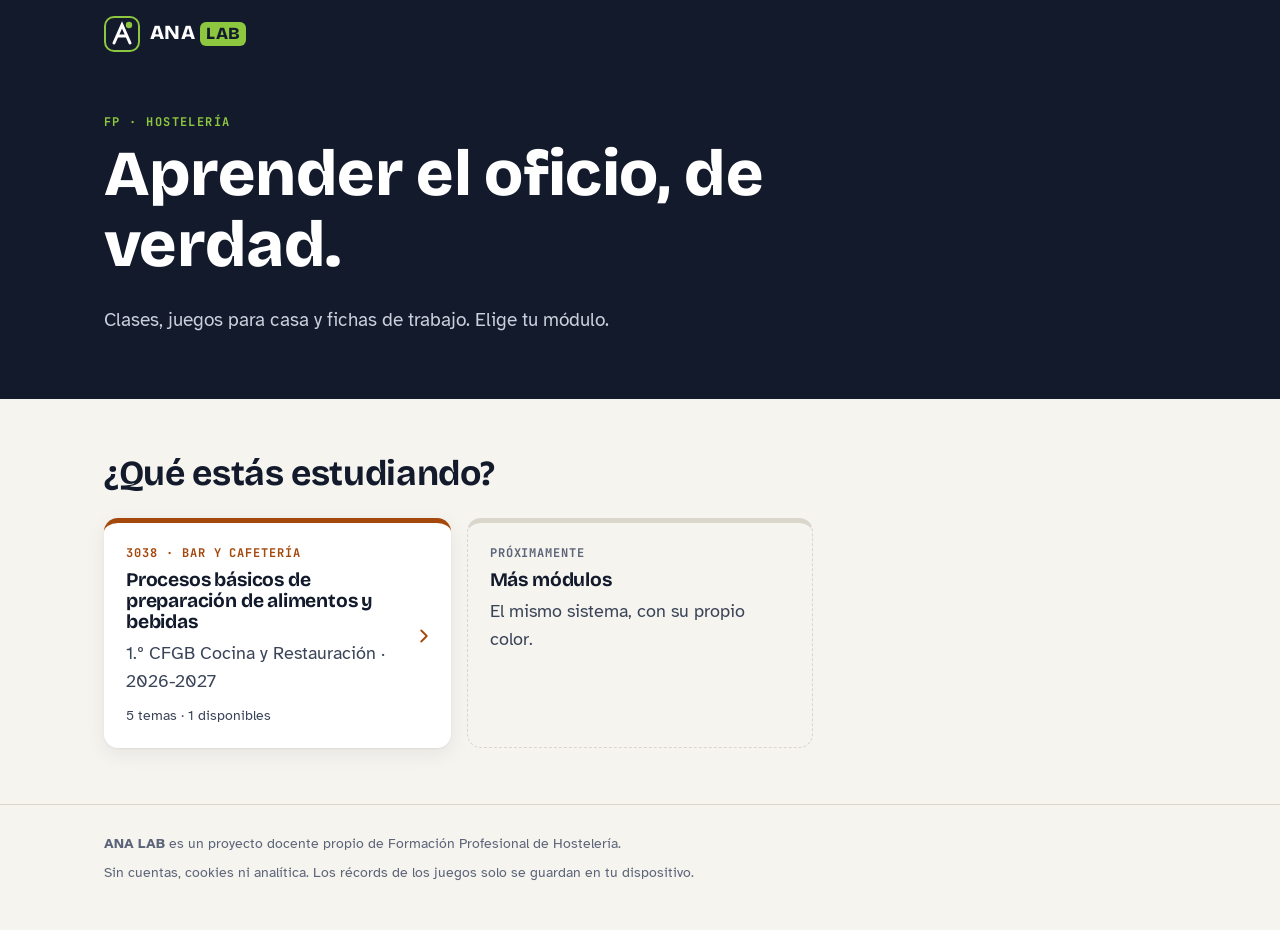
<file: index.html>
<!doctype html>
<html lang="es">
<head>
<meta charset="utf-8">
<meta name="viewport" content="width=device-width, initial-scale=1, viewport-fit=cover">
<meta name="robots" content="noindex, nofollow">
<meta name="description" content="ANA LAB · Materiales de Formación Profesional de Hostelería: clases, juegos y fichas.">
<meta name="theme-color" content="#121A2B">
<title>ANA LAB</title>
<link rel="manifest" href="manifest.webmanifest">
<link rel="icon" href="assets/img/favicon.svg" type="image/svg+xml">
<link rel="apple-touch-icon" href="assets/img/icon-180.png">
<link rel="stylesheet" href="css/tokens.css">
<link rel="stylesheet" href="css/base.css">
<link rel="stylesheet" href="css/components.css">
<script src="js/catalogo.js" defer></script>
<script src="js/portal.js" defer></script>
</head>
<body>
<a class="skip" href="#contenido">Saltar al contenido</a>

<header class="top">
  <div class="bar">
    <div class="bar-in">
      <a class="brand" href="./" aria-label="ANA LAB, inicio">
        <svg viewBox="0 0 36 36" aria-hidden="true">
          <rect x="1" y="1" width="34" height="34" rx="9" fill="none" stroke="#8DC63F" stroke-width="2"/>
          <path d="M10 27L18 9l8 18M13 20h10" stroke="#fff" stroke-width="3" stroke-linecap="round" fill="none"/>
          <circle cx="25" cy="9" r="3.2" fill="#8DC63F"/>
        </svg>
        <span class="brand-name">ANA<span>LAB</span></span>
      </a>
    </div>
  </div>
  <div class="hero">
    <div class="eyebrow">FP · Hostelería</div>
    <h1>Aprender el oficio, de verdad.</h1>
    <p>Clases, juegos para casa y fichas de trabajo. Elige tu módulo.</p>
  </div>
</header>

<main id="contenido">
  <section class="wrap">
    <h2>¿Qué estás estudiando?</h2>
    <div class="cards" id="modulos"></div>
  </section>
</main>

<footer>
  <div class="wrap">
    <p><strong>ANA LAB</strong> es un proyecto docente propio de Formación Profesional de Hostelería.</p>
    <p class="note">Sin cuentas, cookies ni analítica. Los récords de los juegos solo se guardan en tu dispositivo.</p>
  </div>
</footer>
</body>
</html>
</file>
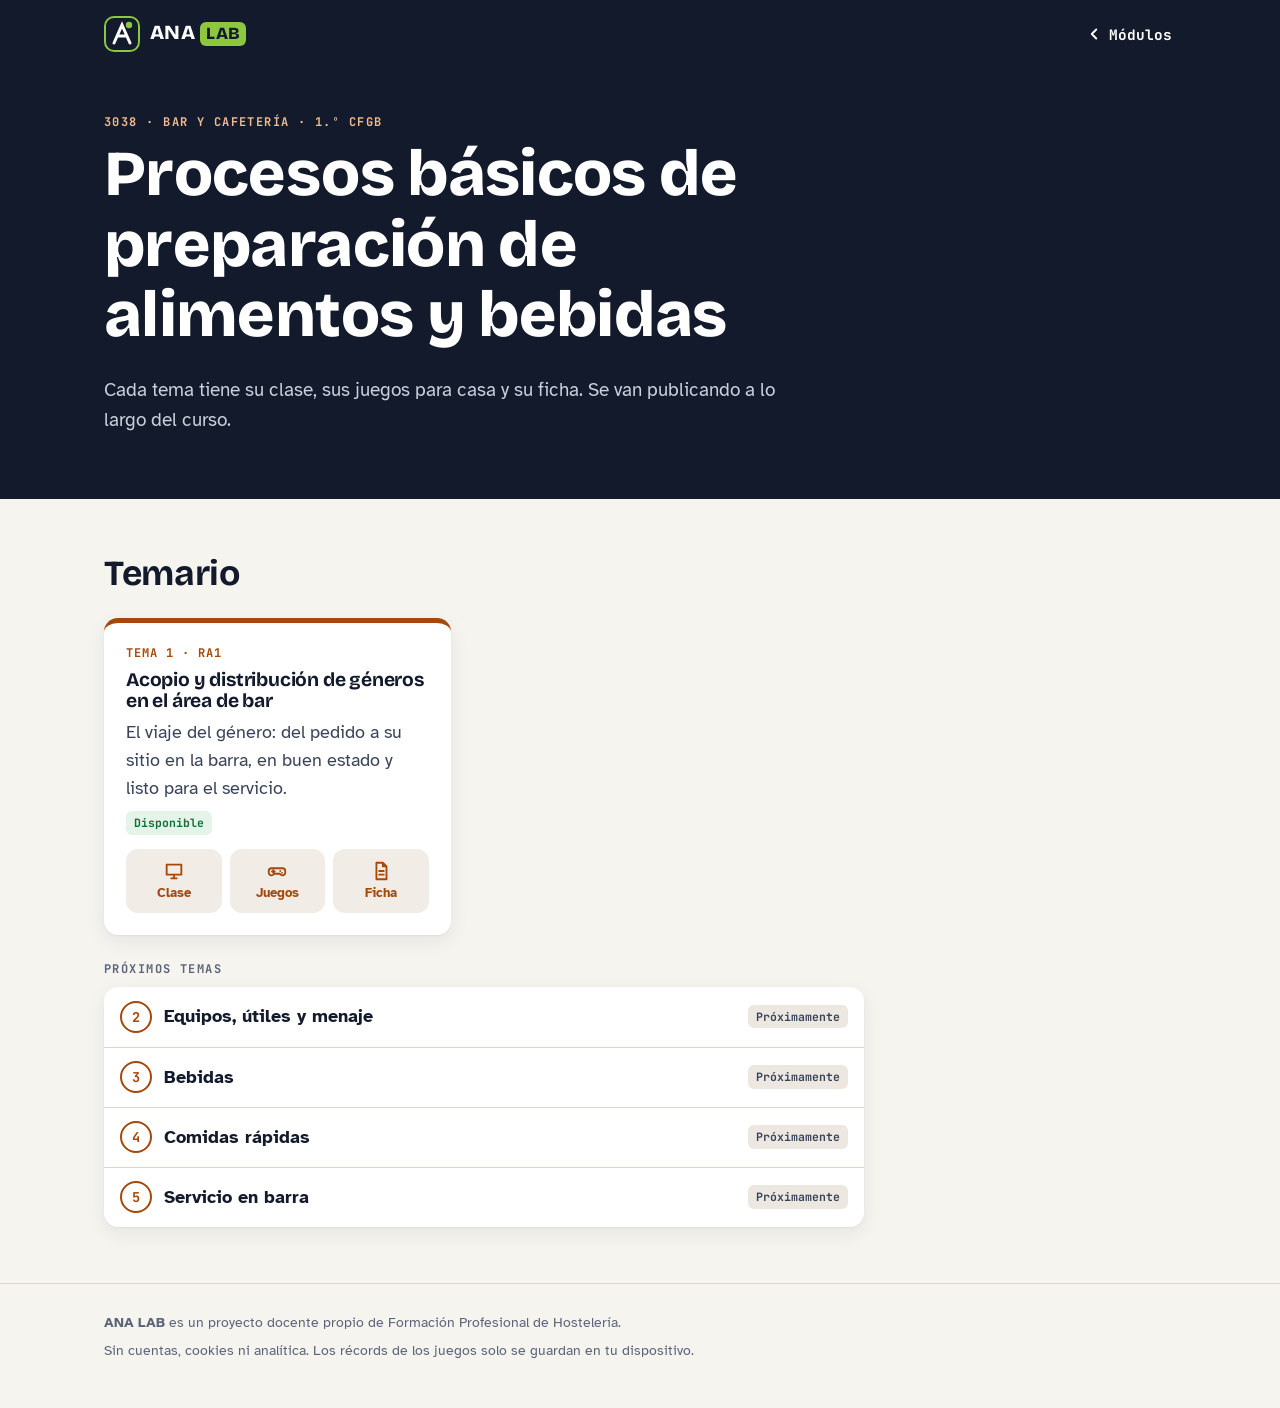
<file: modulos/3038/index.html>
<!doctype html>
<html lang="es">
<head>
<meta charset="utf-8">
<meta name="viewport" content="width=device-width, initial-scale=1, viewport-fit=cover">
<meta name="robots" content="noindex, nofollow">
<meta name="theme-color" content="#121A2B">
<title>3038 · Bar y cafetería · ANA LAB</title>
<link rel="manifest" href="../../manifest.webmanifest">
<link rel="icon" href="../../assets/img/favicon.svg" type="image/svg+xml">
<link rel="apple-touch-icon" href="../../assets/img/icon-180.png">
<link rel="stylesheet" href="../../css/tokens.css">
<link rel="stylesheet" href="../../css/base.css">
<link rel="stylesheet" href="../../css/components.css">
<script src="../../js/catalogo.js" defer></script>
<script src="../../js/portal.js" defer></script>
</head>
<body>
<a class="skip" href="#contenido">Saltar al contenido</a>

<header class="top">
  <div class="bar">
    <div class="bar-in">
      <a class="brand" href="../../" aria-label="ANA LAB, inicio">
        <svg viewBox="0 0 36 36" aria-hidden="true">
          <rect x="1" y="1" width="34" height="34" rx="9" fill="none" stroke="#8DC63F" stroke-width="2"/>
          <path d="M10 27L18 9l8 18M13 20h10" stroke="#fff" stroke-width="3" stroke-linecap="round" fill="none"/>
          <circle cx="25" cy="9" r="3.2" fill="#8DC63F"/>
        </svg>
        <span class="brand-name">ANA<span>LAB</span></span>
      </a>
      <a class="back" href="../../">
        <svg viewBox="0 0 24 24" fill="none" stroke="currentColor" stroke-width="2.5" stroke-linecap="round" stroke-linejoin="round" aria-hidden="true"><path d="M15 6l-6 6 6 6"/></svg>Módulos
      </a>
    </div>
  </div>
  <div class="hero module">
    <div class="eyebrow">3038 · Bar y cafetería · 1.º CFGB</div>
    <h1>Procesos básicos de preparación de alimentos y bebidas</h1>
    <p>Cada tema tiene su clase, sus juegos para casa y su ficha. Se van publicando a lo largo del curso.</p>
  </div>
</header>

<main id="contenido">
  <section class="wrap">
    <h2>Temario</h2>
    <div id="temas" data-modulo="3038"></div>
  </section>
</main>

<footer>
  <div class="wrap">
    <p><strong>ANA LAB</strong> es un proyecto docente propio de Formación Profesional de Hostelería.</p>
    <p class="note">Sin cuentas, cookies ni analítica. Los récords de los juegos solo se guardan en tu dispositivo.</p>
  </div>
</footer>
</body>
</html>
</file>
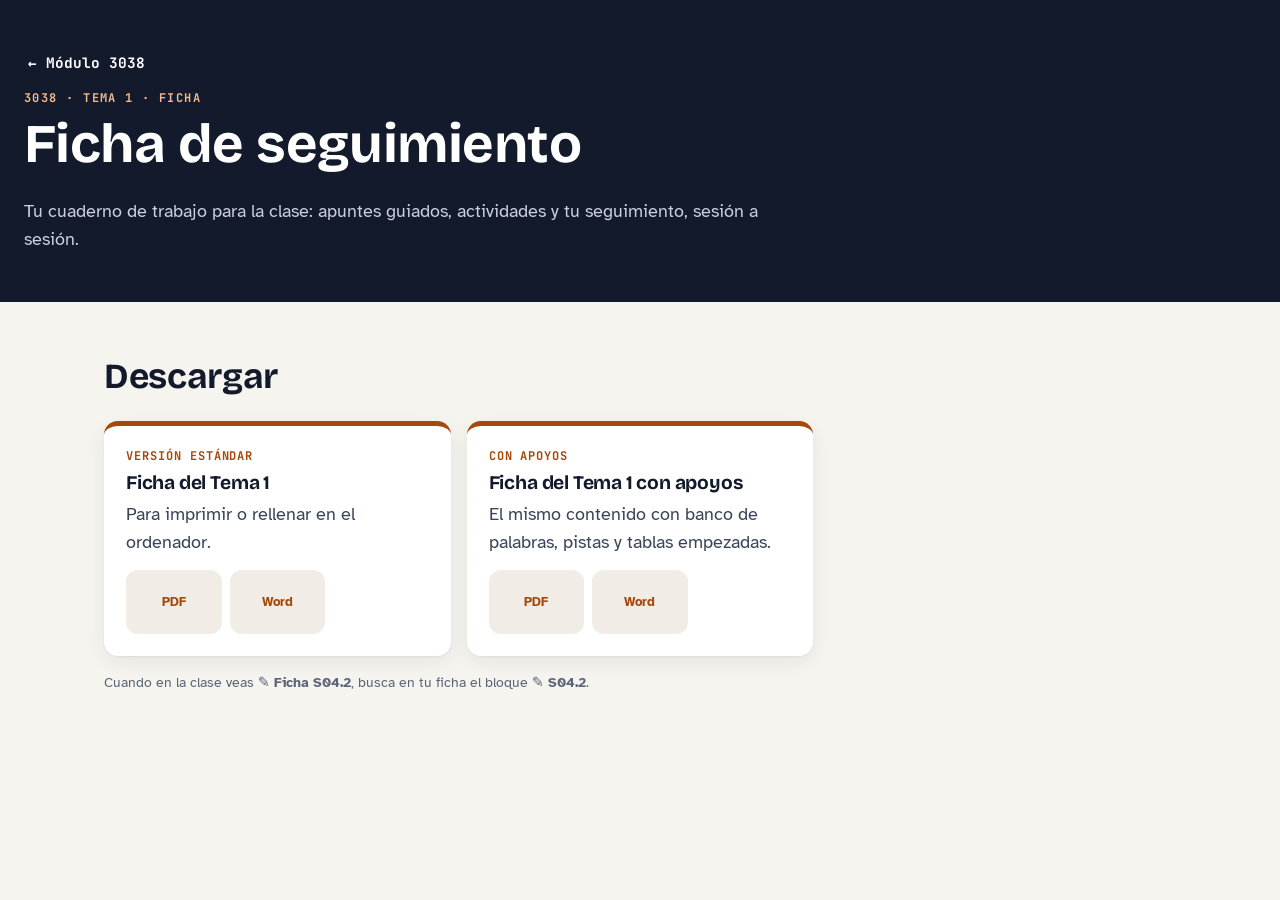
<file: modulos/3038/t1/ficha/index.html>
<!doctype html>
<html lang="es">
<head>
<meta charset="utf-8">
<meta name="viewport" content="width=device-width, initial-scale=1, viewport-fit=cover">
<meta name="robots" content="noindex, nofollow">
<meta name="theme-color" content="#121A2B">
<title>Tema 1 · Ficha · ANA LAB</title>
<link rel="manifest" href="../../../../manifest.webmanifest">
<link rel="icon" href="../../../../assets/img/favicon.svg" type="image/svg+xml">
<link rel="apple-touch-icon" href="../../../../assets/img/icon-180.png">
<link rel="stylesheet" href="../../../../css/tokens.css">
<link rel="stylesheet" href="../../../../css/base.css">
<link rel="stylesheet" href="../../../../css/components.css">
<link rel="stylesheet" href="../../../../css/secuencia.css">
</head>
<body class="sec">
<a class="skip" href="#contenido">Saltar al contenido</a>
<header class="sec-hero">
  <a class="back" href="../../">← Módulo 3038</a>
  <div class="eyebrow">3038 · Tema 1 · Ficha</div>
  <h1>Ficha de seguimiento</h1>
  <p class="lead">Tu cuaderno de trabajo para la clase: apuntes guiados, actividades y tu seguimiento, sesión a sesión.</p>
</header>
<main id="contenido" class="wrap">
  <section>
    <h2>Descargar</h2>
    <div class="cards">
      <article class="card" style="--accent:var(--m3038)">
        <div class="code">Versión estándar</div>
        <h3>Ficha del Tema 1</h3>
        <p>Para imprimir o rellenar en el ordenador.</p>
        <div class="mats">
          <a class="mat" href="ficha-tema1.pdf">PDF</a>
          <a class="mat" href="ficha-tema1.docx">Word</a>
        </div>
      </article>
      <article class="card" style="--accent:var(--m3038)">
        <div class="code">Con apoyos</div>
        <h3>Ficha del Tema 1 con apoyos</h3>
        <p>El mismo contenido con banco de palabras, pistas y tablas empezadas.</p>
        <div class="mats">
          <a class="mat" href="ficha-tema1-apoyos.pdf">PDF</a>
          <a class="mat" href="ficha-tema1-apoyos.docx">Word</a>
        </div>
      </article>
    </div>
    <p class="note">Cuando en la clase veas <strong>✎ Ficha S04.2</strong>, busca en tu ficha el bloque <strong>✎ S04.2</strong>.</p>
  </section>
</main>
</body>
</html>
</file>
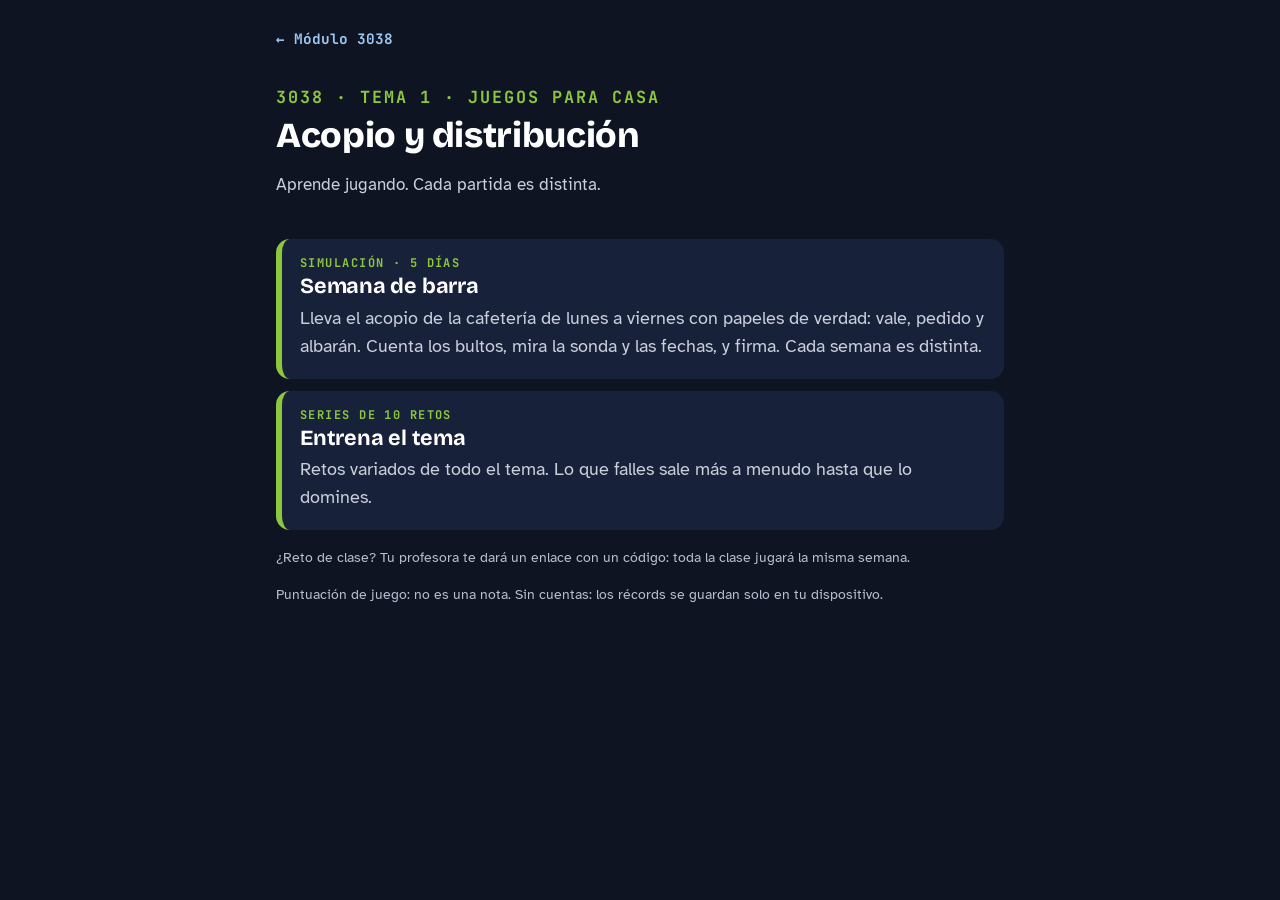
<file: modulos/3038/t1/juegos/index.html>
<!doctype html>
<html lang="es">
<head>
<meta charset="utf-8">
<meta name="viewport" content="width=device-width, initial-scale=1, viewport-fit=cover">
<meta name="robots" content="noindex, nofollow">
<meta name="theme-color" content="#0E1422">
<title>Tema 1 · Juegos · ANA LAB</title>
<link rel="manifest" href="../../../../manifest.webmanifest">
<link rel="icon" href="../../../../assets/img/favicon.svg" type="image/svg+xml">
<link rel="apple-touch-icon" href="../../../../assets/img/icon-180.png">
<link rel="stylesheet" href="../../../../css/tokens.css">
<link rel="stylesheet" href="../../../../css/base.css">
<link rel="stylesheet" href="../../../../css/secuencia.css">
<link rel="stylesheet" href="../../../../css/juego.css">
</head>
<body class="juego">
<main id="contenido" class="juego-main">
  <a class="juego-volver" href="../../">← Módulo 3038</a>
  <header class="juego-hero">
    <p class="eyebrow">3038 · Tema 1 · Juegos para casa</p>
    <h1>Acopio y distribución</h1>
    <p>Aprende jugando. Cada partida es distinta.</p>
  </header>
  <div class="juegos-lista">
    <a class="juego-card" href="semana/">
      <p class="eyebrow">Simulación · 5 días</p>
      <h2>Semana de barra</h2>
      <p>Lleva el acopio de la cafetería de lunes a viernes con papeles de verdad: vale, pedido y albarán. Cuenta los bultos, mira la sonda y las fechas, y firma. Cada semana es distinta.</p>
    </a>
    <a class="juego-card" href="entrena/">
      <p class="eyebrow">Series de 10 retos</p>
      <h2>Entrena el tema</h2>
      <p>Retos variados de todo el tema. Lo que falles sale más a menudo hasta que lo domines.</p>
    </a>
  </div>
  <p class="note">¿Reto de clase? Tu profesora te dará un enlace con un código: toda la clase jugará la misma semana.</p>
  <p class="note">Puntuación de juego: no es una nota. Sin cuentas: los récords se guardan solo en tu dispositivo.</p>
</main>
</body>
</html>
</file>
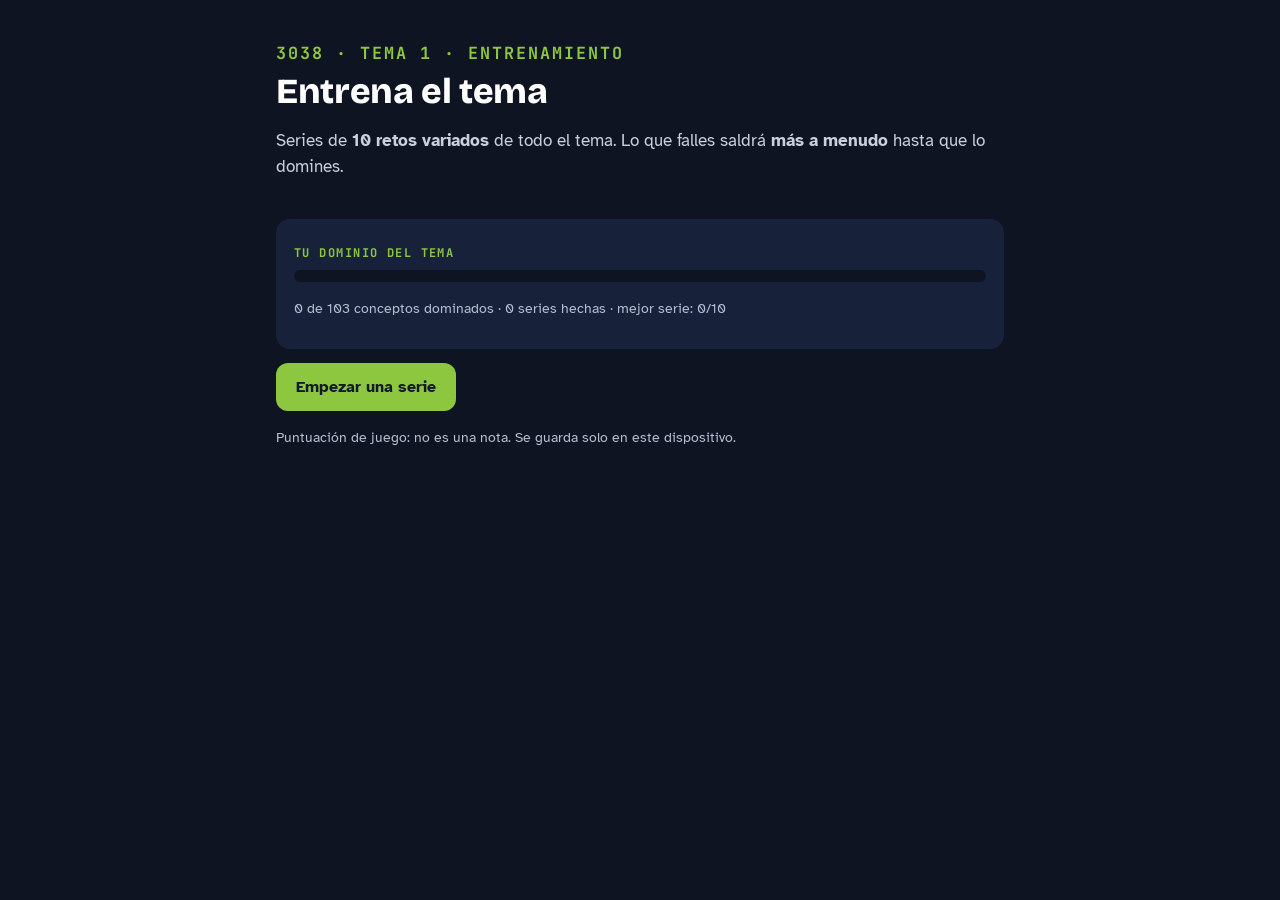
<file: modulos/3038/t1/juegos/entrena/index.html>
<!doctype html>
<html lang="es">
<head>
<meta charset="utf-8">
<meta name="viewport" content="width=device-width, initial-scale=1, viewport-fit=cover">
<meta name="robots" content="noindex, nofollow">
<meta name="theme-color" content="#0E1422">
<title>Entrena el tema · Tema 1 · ANA LAB</title>
<link rel="manifest" href="../../../../../manifest.webmanifest">
<link rel="icon" href="../../../../../assets/img/favicon.svg" type="image/svg+xml">
<link rel="apple-touch-icon" href="../../../../../assets/img/icon-180.png">
<link rel="stylesheet" href="../../../../../css/tokens.css">
<link rel="stylesheet" href="../../../../../css/base.css">
<link rel="stylesheet" href="../../../../../css/secuencia.css">
<link rel="stylesheet" href="../../../../../css/juego.css">
<script src="../../../../../js/secuencia/core.js" defer></script>
<script src="../../../../../js/secuencia/generadores.js" defer></script>
<script src="../../../../../js/secuencia/retos.js" defer></script>
<script src="../../datos/banco.js" defer></script>
<script src="../../../../../js/juegos/entrena.js" defer></script>
</head>
<body class="juego">
<div id="app"><noscript><p class="juego-main">Este juego necesita JavaScript activado.</p></noscript></div>
</body>
</html>
</file>
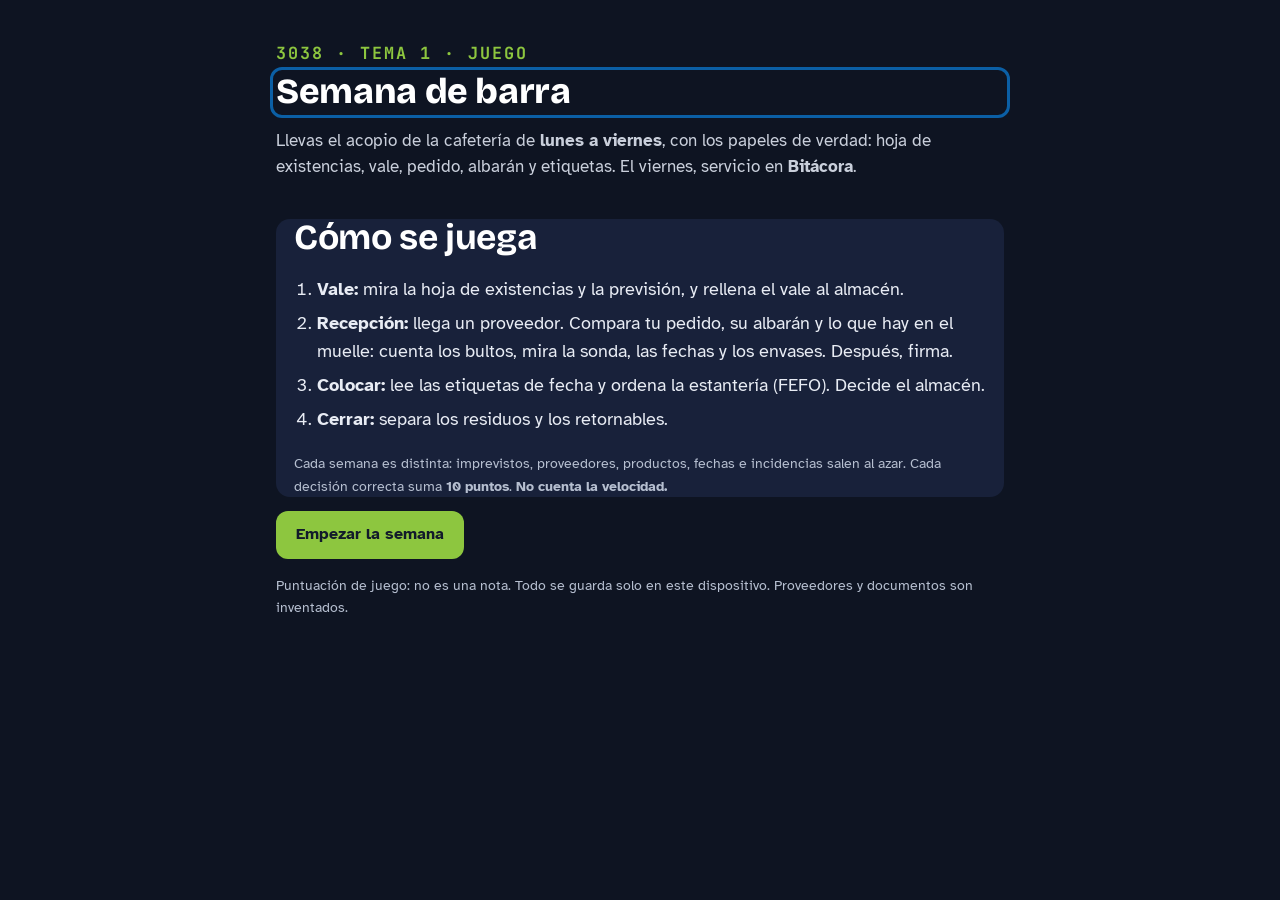
<file: modulos/3038/t1/juegos/semana/index.html>
<!doctype html>
<html lang="es">
<head>
<meta charset="utf-8">
<meta name="viewport" content="width=device-width, initial-scale=1, viewport-fit=cover">
<meta name="robots" content="noindex, nofollow">
<meta name="theme-color" content="#0E1422">
<title>Semana de barra · Tema 1 · ANA LAB</title>
<link rel="manifest" href="../../../../../manifest.webmanifest">
<link rel="icon" href="../../../../../assets/img/favicon.svg" type="image/svg+xml">
<link rel="apple-touch-icon" href="../../../../../assets/img/icon-180.png">
<link rel="stylesheet" href="../../../../../css/tokens.css">
<link rel="stylesheet" href="../../../../../css/base.css">
<link rel="stylesheet" href="../../../../../css/secuencia.css">
<link rel="stylesheet" href="../../../../../css/juego.css">
<script src="../../../../../js/secuencia/core.js" defer></script>
<script src="../../../../../js/secuencia/generadores.js" defer></script>
<script src="../../../../../js/secuencia/retos.js" defer></script>
<script src="../../../../../js/secuencia/documentos.js" defer></script>
<script src="../../datos/banco.js" defer></script>
<script src="../../../../../js/juegos/semana.js" defer></script>
</head>
<body class="juego">
<div id="app"><noscript><p class="juego-main">Este juego necesita JavaScript activado.</p></noscript></div>
</body>
</html>
</file>
<file: css/tokens.css>
/* ANA LAB · Tokens de diseño (fuente: prototipo/guia-visual.html) */

@font-face { font-family: "Bricolage Grotesque"; src: url("../assets/fonts/bricolage-grotesque.woff2") format("woff2"); font-weight: 200 800; font-display: swap; }
@font-face { font-family: "Atkinson Hyperlegible"; src: url("../assets/fonts/atkinson-400.woff2") format("woff2"); font-weight: 400; font-display: swap; }
@font-face { font-family: "Atkinson Hyperlegible"; src: url("../assets/fonts/atkinson-400-italic.woff2") format("woff2"); font-weight: 400; font-style: italic; font-display: swap; }
@font-face { font-family: "Atkinson Hyperlegible"; src: url("../assets/fonts/atkinson-700.woff2") format("woff2"); font-weight: 700; font-display: swap; }
@font-face { font-family: "JetBrains Mono"; src: url("../assets/fonts/jetbrains-mono-500.woff2") format("woff2"); font-weight: 500; font-display: swap; }
@font-face { font-family: "JetBrains Mono"; src: url("../assets/fonts/jetbrains-mono-700.woff2") format("woff2"); font-weight: 700; font-display: swap; }

:root {
  /* Base editorial */
  --ink: #121A2B;
  --ink-2: #3A4458;
  --ink-3: #5B6478;
  --paper: #F6F4EF;
  --surface: #FFFFFF;
  --line: #DAD6CC;
  /* Ecosistema */
  --hl-green: #3F7A12;        /* texto/acento sobre claro (AA) */
  --hl-green-bright: #8DC63F; /* solo decorativo o sobre oscuro */
  --hl-blue: #0B5FA5;
  /* Módulos */
  --m3038: #A4480C;  /* Bar y cafetería · cobre */
  --m3038-soft: #F1ECE6;
  /* Retroalimentación */
  --ok: #13703A;  --ok-bg: #E4F4E9;
  --ko: #B3261E;  --ko-bg: #FCE8E6;
  --tip: #8A5A00; --tip-bg: #FFF3D6;

  --radius: 14px;
  --shadow: 0 1px 2px rgba(18,26,43,.06), 0 6px 20px rgba(18,26,43,.07);
  --font-display: "Bricolage Grotesque", system-ui, sans-serif;
  --font-body: "Atkinson Hyperlegible", system-ui, sans-serif;
  --font-mono: "JetBrains Mono", ui-monospace, monospace;
}
</file>
<file: css/base.css>
/* ANA LAB · Base. Móvil primero: los estilos sin media query son los del móvil;
   las pantallas grandes se añaden con min-width. */

* { box-sizing: border-box; }
html { -webkit-text-size-adjust: 100%; -webkit-tap-highlight-color: transparent; }
body { margin: 0; background: var(--paper); color: var(--ink); font: 17px/1.55 var(--font-body); overflow-wrap: break-word; }
a { color: var(--hl-blue); }
:focus-visible { outline: 3px solid var(--hl-blue); outline-offset: 3px; border-radius: 6px; }
img { max-width: 100%; height: auto; }

h1, h2, h3 { font-family: var(--font-display); line-height: 1.1; letter-spacing: -.01em; margin: 0 0 .4em; }
h2 { font-size: 1.5rem; }
h3 { font-size: 1.15rem; }

.wrap {
  max-width: 1120px; margin: 0 auto;
  padding-inline: max(16px, env(safe-area-inset-left)) max(16px, env(safe-area-inset-right));
}
.eyebrow { font: 700 .75rem/1 var(--font-mono); letter-spacing: .12em; text-transform: uppercase; color: var(--ink-3); margin-bottom: .7rem; }
.lead { font-size: 1.05rem; color: var(--ink-2); max-width: 62ch; }
.note { font-size: .9rem; color: var(--ink-3); }
section { padding-block: 32px; }
section + section { border-top: 1px solid var(--line); }

.skip { position: absolute; left: -9999px; top: 0; background: var(--surface); color: var(--ink); padding: 12px 16px; z-index: 30; }
.skip:focus { left: 16px; top: 16px; }

@media (min-width: 720px) {
  body { font-size: 18px; }
  h2 { font-size: clamp(1.6rem, 3vw, 2.2rem); }
  h3 { font-size: 1.2rem; }
  .wrap { padding-inline: 24px; }
  .lead { font-size: 1.15rem; }
  section { padding-block: 56px; }
}
</file>
<file: css/components.css>
/* ANA LAB · Componentes del portal. Móvil primero. */

/* Cabecera: barra fija compacta + portada */
header.top { background: var(--ink); color: #fff; }
.bar {
  position: sticky; top: 0; z-index: 20; background: var(--ink); color: #fff;
  padding-top: env(safe-area-inset-top);
}
.bar-in { display: flex; align-items: center; justify-content: space-between; gap: 12px; max-width: 1120px; margin: 0 auto; min-height: 56px; padding-inline: max(16px, env(safe-area-inset-left)) max(16px, env(safe-area-inset-right)); }
.brand { display: flex; align-items: center; gap: 10px; min-height: 48px; text-decoration: none; color: inherit; }
.brand svg { width: 32px; height: 32px; }
.brand-name { font: 800 1.15rem/1 var(--font-display); letter-spacing: .02em; }
.brand-name span { display: inline-block; margin-left: 5px; padding: 3px 6px 4px; border-radius: 6px; background: var(--hl-green-bright); color: var(--ink); font-size: .85em; }
.back { display: inline-flex; align-items: center; gap: 6px; min-height: 48px; padding-inline: 4px; font: 700 .9rem var(--font-mono); color: #fff; text-decoration: none; }
.back svg { width: 18px; height: 18px; }

.hero { max-width: 1120px; margin: 0 auto; padding-block: 20px 32px; padding-inline: max(16px, env(safe-area-inset-left)) max(16px, env(safe-area-inset-right)); }
.hero h1 { font-size: 2rem; font-weight: 800; max-width: 18ch; }
.hero p { color: #C9CFDB; font-size: 1.05rem; max-width: 56ch; margin: 0; }
.hero .eyebrow { color: var(--hl-green-bright); }
.hero.module .eyebrow { color: #F0B98F; }
.hero.module h1 { font-size: 1.7rem; }

/* Tarjetas */
.cards { display: grid; grid-template-columns: 1fr; gap: 12px; margin-top: 16px; }
.card { background: var(--surface); border-radius: var(--radius); box-shadow: var(--shadow); padding: 18px; border-top: 5px solid var(--accent, var(--line)); display: flex; flex-direction: column; gap: 8px; }
.card h3 { margin: 0; }
.card p { margin: 0; color: var(--ink-2); }
.card .code { font: 700 .75rem var(--font-mono); color: var(--accent, var(--ink-3)); letter-spacing: .08em; text-transform: uppercase; }
.card.soon { --accent: var(--ink-3); box-shadow: none; border: 1px dashed var(--line); border-top: 5px solid var(--line); background: transparent; }
a.card { text-decoration: none; color: inherit; position: relative; padding-right: 48px; }
a.card .go { position: absolute; right: 16px; top: 50%; margin-top: -11px; width: 22px; height: 22px; color: var(--accent); }

/* Materiales de un tema: tres botones iguales, cómodos para el pulgar */
.mats { display: grid; grid-template-columns: repeat(3, 1fr); gap: 8px; margin-top: 6px; }
.mat {
  display: flex; flex-direction: column; align-items: center; justify-content: center; gap: 4px;
  min-height: 64px; padding: 8px 4px; border-radius: 12px; text-align: center;
  font: 700 .82rem/1.15 var(--font-body); text-decoration: none;
  background: var(--m3038-soft); color: var(--m3038);
}
.mat svg { width: 22px; height: 22px; }
.mat[aria-disabled="true"] { background: transparent; border: 1px dashed var(--line); color: var(--ink-3); }

/* Temas aún sin material: una línea compacta */
.temas-list { list-style: none; margin: 12px 0 0; padding: 0; background: var(--surface); border-radius: var(--radius); box-shadow: var(--shadow); }
.temas-list li { display: flex; align-items: center; gap: 12px; min-height: 60px; padding: 10px 16px; }
.temas-list li + li { border-top: 1px solid var(--line); }
.temas-list .num { flex: none; width: 32px; height: 32px; border-radius: 50%; display: grid; place-items: center; font: 700 .85rem var(--font-mono); color: var(--accent); border: 2px solid var(--accent); }
.temas-list .t { flex: 1; font-weight: 700; line-height: 1.25; }
.subhead { margin: 28px 0 0; font: 700 .75rem/1 var(--font-mono); letter-spacing: .12em; text-transform: uppercase; color: var(--ink-3); }

.status { align-self: flex-start; flex: none; font: 700 .72rem/1 var(--font-mono); padding: 6px 8px; border-radius: 6px; background: #ECE8E1; color: var(--ink-2); }
.status.listo { background: var(--ok-bg); color: var(--ok); }
.status.prep { background: var(--tip-bg); color: var(--tip); }
.temas-list .status { align-self: center; }

.visually-hidden { position: absolute; width: 1px; height: 1px; overflow: hidden; clip: rect(0 0 0 0); white-space: nowrap; }

/* Pie */
footer { padding: 28px 0 calc(40px + env(safe-area-inset-bottom)); color: var(--ink-3); font-size: .88rem; border-top: 1px solid var(--line); }
footer p { margin: 0 0 6px; }

@media (hover: hover) {
  a.card:hover { box-shadow: 0 2px 4px rgba(18,26,43,.08), 0 10px 28px rgba(18,26,43,.12); }
  a.mat:hover { background: #EADFD3; }
}
@media (prefers-reduced-motion: no-preference) {
  a.card, .mat { transition: box-shadow .15s, background-color .15s, transform .15s; }
  a.card:active, a.mat:active { transform: scale(.98); }
}

/* Pantallas grandes */
@media (min-width: 720px) {
  .bar { position: static; }
  .bar-in { min-height: 68px; padding-inline: 24px; }
  .brand svg { width: 36px; height: 36px; }
  .brand-name { font-size: 1.25rem; }
  .hero { padding: 48px 24px 64px; }
  .hero h1, .hero.module h1 { font-size: clamp(2.4rem, 5.5vw, 4rem); }
  .hero p { font-size: 1.2rem; }
  .cards { grid-template-columns: repeat(auto-fill, minmax(300px, 1fr)); gap: 16px; margin-top: 24px; }
  .card { padding: 22px; }
  .temas-list { max-width: 760px; }
}
</file>
<file: css/secuencia.css>
/* ANA LAB · Secuencia interactiva y retos. Móvil primero; .aula = modo proyector (letra grande). */

body.sec { background: var(--paper); }
.sec-hero { background: var(--ink); color: #fff; padding: calc(20px + env(safe-area-inset-top)) max(16px, env(safe-area-inset-right)) 28px max(16px, env(safe-area-inset-left)); }
.sec-hero h1 { font-size: 1.7rem; max-width: 20ch; }
.sec-hero .eyebrow { color: #F0B98F; }
.sec-hero .lead { color: #C9CFDB; margin: 0; }
.sec-hero .back { color: #fff; display: inline-flex; min-height: 44px; align-items: center; font: 700 .9rem var(--font-mono); text-decoration: none; margin-bottom: 8px; }

/* Índice de sesiones */
.ses-lista { list-style: none; margin: 12px 0 16px; padding: 0; display: grid; gap: 10px; }
.ses-card { display: flex; align-items: center; gap: 12px; min-height: 64px; padding: 12px 14px; background: var(--surface); border-radius: var(--radius); box-shadow: var(--shadow); text-decoration: none; color: inherit; }
.ses-id { flex: none; font: 700 .85rem var(--font-mono); color: var(--m3038); background: var(--m3038-soft); border-radius: 8px; padding: 8px 6px; min-width: 46px; text-align: center; }
.ses-txt { flex: 1; display: flex; flex-direction: column; gap: 2px; line-height: 1.25; }
.ses-card .status { align-self: center; }
.link { background: none; border: 0; padding: 0; color: var(--hl-blue); text-decoration: underline; font: inherit; cursor: pointer; min-height: 44px; }

/* Barra de sesión */
.ses-bar { position: sticky; top: 0; z-index: 10; display: flex; align-items: center; gap: 10px; background: var(--ink); color: #fff;
  padding: env(safe-area-inset-top) max(12px, env(safe-area-inset-right)) 0 max(12px, env(safe-area-inset-left)); min-height: 52px; }
.ses-bar .back { flex: none; color: #fff; text-decoration: none; font: 700 .85rem var(--font-mono); min-height: 48px; display: inline-flex; align-items: center; }
.ses-bar-t { flex: 1; font: 700 .9rem/1.2 var(--font-body); overflow: hidden; text-overflow: ellipsis; white-space: nowrap; }
.ses-prog { height: 5px; background: #2A3553; }
.ses-prog i { display: block; height: 100%; background: var(--hl-green-bright); }
.ses-main { max-width: 860px; margin: 0 auto; padding: 16px max(16px, env(safe-area-inset-right)) 120px max(16px, env(safe-area-inset-left)); }
.ses-nav { position: fixed; left: 0; right: 0; bottom: 0; z-index: 10; display: flex; align-items: center; justify-content: space-between; gap: 8px;
  background: var(--surface); border-top: 1px solid var(--line); padding: 10px max(12px, env(safe-area-inset-right)) calc(10px + env(safe-area-inset-bottom)) max(12px, env(safe-area-inset-left)); }
.ses-n { font: 700 .85rem var(--font-mono); color: var(--ink-3); }
.ses-nav .btn[aria-disabled="true"] { opacity: .35; pointer-events: none; }

.momento { display: inline-block; font: 700 .72rem/1 var(--font-mono); letter-spacing: .1em; text-transform: uppercase; padding: 7px 10px; border-radius: 999px; margin-bottom: 12px; }
.m-repaso { background: #E6EEF8; color: var(--hl-blue); }
.m-desarrollo { background: var(--m3038-soft); color: var(--m3038); }
.m-salida, .m-fuera { background: var(--ok-bg); color: var(--ok); }

/* Botones */
.btn { display: inline-flex; align-items: center; justify-content: center; min-height: 48px; padding: 12px 18px; border-radius: 12px; border: 2px solid transparent;
  font: 700 1rem/1.1 var(--font-body); text-decoration: none; cursor: pointer; }
.btn-primario { background: var(--ink); color: #fff; }
.btn-sec { background: transparent; color: var(--ink); border-color: var(--ink); }
.btn:disabled { opacity: .5; cursor: default; }
.mini { min-width: 44px; min-height: 44px; border-radius: 10px; border: 1px solid var(--line); background: var(--surface); color: var(--ink); font: 700 1rem var(--font-mono); cursor: pointer; }
.mini:disabled { opacity: .3; }
.ses-bar .mini { background: transparent; color: #fff; border-color: #3A4560; }
.ses-bar .mini[aria-pressed="true"] { background: var(--hl-green-bright); color: var(--ink); }

/* Pantallas de contenido */
.pantalla section, .ses-main section { padding-block: 0; border-top: 0; }
.pantalla h2 { font-size: 1.45rem; }
.portada .objetivo, .clave { background: var(--surface); border-left: 5px solid var(--m3038); border-radius: 10px; padding: 14px 16px; box-shadow: var(--shadow); }
.portada .objetivo p:last-child { margin: 0; font-size: 1.1rem; }
.clave { font-size: 1.08rem; font-weight: 700; }
.puntos { padding-left: 1.2em; } .puntos li { margin: .35em 0; }
.caja-ej, .caja-ojo, .caja-preg { border-radius: var(--radius); padding: 18px; }
.caja-ej { background: var(--surface); box-shadow: var(--shadow); border-top: 5px solid var(--hl-blue); }
.caja-ojo { background: var(--tip-bg); border-left: 6px solid var(--tip); }
.caja-ojo .eyebrow { color: var(--tip); }
.caja-preg { background: #E6EEF8; border-left: 6px solid var(--hl-blue); }
.revelar { margin-top: 12px; background: var(--surface); border-radius: 10px; padding: 12px 14px; }
.figura { margin: 14px 0; } .figura svg { width: 100%; height: auto; }
.img-pend { margin: 12px 0; padding: 22px 12px; border: 2px dashed var(--line); border-radius: 12px; text-align: center; color: var(--ink-3); font: 500 .85rem var(--font-mono); }
.ficha-marca { display: flex; gap: 12px; align-items: flex-start; margin-top: 16px; padding: 12px 14px; border-radius: 12px; background: #FFF8EC; border: 2px dashed #E3B778; }
.ficha-marca p { margin: 4px 0 0; }
.ficha-ico { font-size: 1.5rem; line-height: 1; color: var(--m3038); }
.ficha-marca.grande { font-size: 1.1rem; }
.modo { font: 700 .8rem var(--font-mono); color: var(--ink-3); margin: 0 0 8px; }

/* Tablas → tarjetas en el móvil */
.tabla, .tabla-rep { width: 100%; border-collapse: collapse; margin: 12px 0; font-size: .95rem; }
.tabla th, .tabla td, .tabla-rep th, .tabla-rep td { text-align: left; vertical-align: top; padding: 8px; border-bottom: 1px solid var(--line); }
@media (max-width: 719px) {
  .tabla thead, .tabla-rep thead { display: none; }
  .tabla, .tabla tbody, .tabla tr, .tabla td, .tabla-rep, .tabla-rep tbody, .tabla-rep tr, .tabla-rep td { display: block; width: 100%; }
  .tabla tr, .tabla-rep tr { background: var(--surface); border-radius: 10px; margin-bottom: 8px; padding: 6px 12px; box-shadow: var(--shadow); }
  .tabla td, .tabla-rep td { border: 0; padding: 4px 0; }
  .tabla td::before, .tabla-rep td::before { content: attr(data-h); display: block; font: 700 .7rem var(--font-mono); text-transform: uppercase; letter-spacing: .05em; color: var(--ink-3); }
}

/* Retos */
.reto { background: var(--surface); border-radius: var(--radius); box-shadow: var(--shadow); padding: 16px; margin: 8px 0 16px; }
.reto-cab { display: flex; justify-content: space-between; align-items: center; gap: 8px; margin-bottom: 8px; }
.reto-tipo { font: 700 .72rem var(--font-mono); letter-spacing: .08em; text-transform: uppercase; color: var(--m3038); }
.reto-dif { font-size: .7rem; letter-spacing: 2px; color: var(--ink-3); }
.reto-enun { font-size: 1.08rem; font-weight: 700; margin: 0 0 12px; }
.reto-acciones { display: flex; flex-wrap: wrap; gap: 10px; margin-top: 12px; }
.ayuda { font-size: .92rem; color: var(--ink-2); }
.opciones { display: grid; gap: 8px; }
.opcion { display: flex; gap: 10px; align-items: flex-start; text-align: left; width: 100%; min-height: 52px; padding: 12px 14px; border-radius: 12px;
  border: 2px solid var(--line); background: var(--surface); color: var(--ink); font: 400 1rem/1.35 var(--font-body); cursor: pointer; }
.opcion-l { flex: none; font: 700 .8rem var(--font-mono); background: var(--m3038-soft); color: var(--m3038); border-radius: 6px; padding: 3px 7px; }
.opcion.toggle .check { flex: none; width: 22px; height: 22px; border: 2px solid var(--ink-3); border-radius: 6px; margin-top: 1px; }
.opcion.toggle[aria-pressed="true"] { border-color: var(--m3038); background: #FBF3EC; }
.opcion.toggle[aria-pressed="true"] .check { background: var(--m3038); border-color: var(--m3038); box-shadow: inset 0 0 0 3px #fff; }
.opcion.bien, .bien > .opcion, .clas-fila.bien, .emp-fila.bien, .rec-fila.bien, .vale-linea.bien, li.bien { border-color: var(--ok) !important; background: var(--ok-bg); }
.opcion.mal, .clas-fila.mal, .emp-fila.mal, .rec-fila.mal, .vale-linea.mal, li.mal { border-color: var(--ko) !important; background: var(--ko-bg); }
.opcion.falto { border-style: dashed; border-color: var(--ok); }
.opcion:disabled { cursor: default; color: var(--ink); opacity: 1; }
.opcion.mal:disabled { opacity: .85; }

.ordenar { list-style: none; padding: 0; margin: 0; display: grid; gap: 8px; }
.ordenar-item { display: flex; align-items: center; gap: 10px; padding: 8px 8px 8px 12px; border: 2px solid var(--line); border-radius: 12px; background: var(--surface); }
.ordenar-n { flex: none; font: 700 .85rem var(--font-mono); color: var(--m3038); width: 22px; }
.ordenar-t { flex: 1; line-height: 1.3; }
.ordenar-btns { display: flex; gap: 6px; flex: none; }
.modelo { margin: 8px 0 0; padding-left: 1.3em; } .modelo li { margin: .3em 0; }

.clasificar, .emparejar, .recepcion { display: grid; gap: 10px; }
.clas-fila, .emp-fila, .rec-fila, .vale-linea { border: 2px solid var(--line); border-radius: 12px; padding: 10px 12px; }
.clas-t, .emp-a, .rec-prod, .vale-art { margin: 0 0 8px; font-weight: 700; }
.clas-fb p { margin: 8px 0 0; font-size: .92rem; }
.chips { display: flex; flex-wrap: wrap; gap: 6px; }
.chip { position: relative; }
.chip input { position: absolute; opacity: 0; inset: 0; margin: 0; cursor: pointer; }
.chip span { display: inline-flex; align-items: center; min-height: 44px; padding: 8px 12px; border: 2px solid var(--line); border-radius: 999px; font-size: .95rem; background: var(--surface); }
.chip input:checked + span { border-color: var(--m3038); background: var(--m3038); color: #fff; }
.chip input:focus-visible + span { outline: 3px solid var(--hl-blue); outline-offset: 2px; }
.sel { -webkit-appearance: none; appearance: none; padding-right: 40px; background: var(--surface) url("data:image/svg+xml,%3Csvg xmlns='http://www.w3.org/2000/svg' viewBox='0 0 24 24' fill='none' stroke='%23121A2B' stroke-width='2.5' stroke-linecap='round'%3E%3Cpath d='M6 9l6 6 6-6'/%3E%3C/svg%3E") no-repeat right 12px center / 18px; }
.sel, .txt, .num { font: 400 1rem var(--font-body); min-height: 48px; padding: 10px 12px; border: 2px solid var(--line); border-radius: 10px; background-color: var(--surface); color: var(--ink); width: 100%; }
.num { width: 8em; font-family: var(--font-mono); font-size: 1.2rem; }
.num-fila { display: flex; align-items: center; gap: 10px; margin: 8px 0; font-weight: 700; }
textarea.txt { min-height: 110px; resize: vertical; }
.rec-nums { display: grid; grid-template-columns: repeat(3, 1fr); gap: 4px; margin: 0 0 8px; text-align: center; }
.rec-nums dt { grid-row: 1; font: 700 .7rem var(--font-mono); text-transform: uppercase; color: var(--ink-3); }
.rec-nums dd { grid-row: 2; margin: 0; font: 700 1.4rem var(--font-mono); }
.vale { margin-top: 12px; display: grid; gap: 10px; padding: 12px; border: 2px solid var(--ink); border-radius: 8px; background: #FFFDF7; }
.vale-tit { margin: 0; font: 700 .85rem var(--font-mono); letter-spacing: .08em; }
.vale-ctrl { display: grid; grid-template-columns: 1fr 7em; gap: 8px; }
.vale-ctrl .num { width: 100%; }
.chk { display: flex; gap: 10px; align-items: center; min-height: 48px; }
.chk input { width: 24px; height: 24px; }
.etiqueta { display: grid; gap: 10px; padding: 12px; border: 2px dashed var(--ink-3); border-radius: 8px; }
.campo { display: grid; gap: 4px; font: 700 .8rem var(--font-mono); text-transform: uppercase; color: var(--ink-3); }
.original code { font-size: 1rem; background: var(--m3038-soft); padding: 2px 6px; border-radius: 6px; }
.pasos { display: grid; gap: 12px; }
.paso { border-left: 4px solid var(--m3038); padding-left: 12px; }
.paso.final { border-color: var(--ok); font-weight: 700; }
.paso-n { font: 700 .75rem var(--font-mono); color: var(--ink-3); margin: 0 0 4px; }
.paso-s { font-weight: 700; }
.fases { display: grid; gap: 6px; } .fase-tit { margin: 12px 0 0; font: 700 1rem var(--font-display); }

/* Retroalimentación */
.reto-fb { display: grid; gap: 8px; margin-top: 12px; }
.reto-fb:empty { display: none; }
.fb { border-radius: 12px; padding: 12px 14px; border-left: 6px solid; }
.fb h4 { margin: 0 0 4px; font: 700 1rem var(--font-display); }
.fb h4:empty { display: none; }
.fb p { margin: 0; }
.fb-ok { background: var(--ok-bg); border-color: var(--ok); } .fb-ok h4 { color: var(--ok); }
.fb-ko { background: var(--ko-bg); border-color: var(--ko); } .fb-ko h4 { color: var(--ko); }
.fb-tip { background: var(--tip-bg); border-color: var(--tip); } .fb-tip h4 { color: var(--tip); }
.revision { margin: 0; padding-left: 1.2em; font-size: .93rem; } .revision li { margin: .3em 0; }
.pauta { margin: 6px 0 0; padding-left: 1.2em; }
.autoeval { display: flex; flex-wrap: wrap; gap: 8px; align-items: center; }
.autoeval-q { width: 100%; margin: 0; font-weight: 700; }
.otra { display: block; margin: -4px 0 12px; }

/* Resultado y reto fuera */
.marcador { font: 700 1.2rem var(--font-body); } .marcador strong { font: 800 3rem var(--font-display); color: var(--m3038); }
.codigo { margin-top: 14px; padding: 16px; border-radius: 14px; background: var(--ink); color: #fff; text-align: center; }
.codigo .eyebrow { color: var(--hl-green-bright); }
.codigo-v { font: 700 1.6rem var(--font-mono); letter-spacing: .06em; margin: 6px 0; word-break: break-all; }
.codigo .note { color: #C9CFDB; }

.notas-docente { position: fixed; left: 8px; right: 8px; bottom: calc(76px + env(safe-area-inset-bottom)); z-index: 9; background: #1E2A44; color: #fff; padding: 10px 12px; border-radius: 10px; font-size: .9rem; box-shadow: var(--shadow); }

@media (prefers-reduced-motion: no-preference) {
  .opcion, .btn, .chip span, .mini { transition: background-color .15s, border-color .15s, transform .12s; }
  .btn:active, .opcion:active { transform: scale(.98); }
}
@media (hover: hover) { .opcion:not(:disabled):hover { border-color: var(--ink-3); } a.ses-card:hover { box-shadow: 0 2px 4px rgba(18,26,43,.08), 0 10px 28px rgba(18,26,43,.12); } }

/* Pantallas grandes y modo proyector */
@media (min-width: 720px) {
  .sec-hero { padding: 40px 24px 48px; }
  .sec-hero h1 { font-size: clamp(2.2rem, 5vw, 3.4rem); }
  .ses-lista { grid-template-columns: repeat(auto-fill, minmax(340px, 1fr)); }
  .pantalla h2 { font-size: 2rem; }
  .opciones.dos { grid-template-columns: 1fr 1fr; }
}
body.aula { font-size: 22px; }
body.aula .pantalla h2 { font-size: 2.4rem; }
body.aula .reto-enun { font-size: 1.3rem; }
body.aula .ses-main { max-width: 1100px; }

/* Campos numéricos sin flechas: en el móvil se escribe con el teclado numérico */
input[type="number"] { -moz-appearance: textfield; appearance: textfield; }
input[type="number"]::-webkit-inner-spin-button, input[type="number"]::-webkit-outer-spin-button { -webkit-appearance: none; margin: 0; }

/* Galería de imágenes que revelan la respuesta al tocarlas */
.galeria { display: grid; grid-template-columns: repeat(2, 1fr); gap: 10px; margin: 12px 0; }
.gal-item { display: flex; flex-direction: column; gap: 6px; padding: 8px; border: 2px solid var(--line); border-radius: 12px; background: var(--surface); color: var(--ink); text-align: left; cursor: pointer; font: inherit; }
.gal-item img { width: 100%; height: auto; aspect-ratio: 1; object-fit: contain; border-radius: 8px; background: #fff; }
.gal-pie { font-weight: 700; font-size: .95rem; line-height: 1.25; }
.gal-resp { font-size: .9rem; padding: 6px 8px; border-radius: 8px; background: var(--tip-bg); }
.gal-item.abierta { border-color: var(--m3038); }
@media (min-width: 720px) { .galeria { grid-template-columns: repeat(4, 1fr); } }

/* ───────── v2: explicación con fotos («término medio» con la presentación antigua) ───────── */
.clave-l { display: block; font: 700 .72rem/1 var(--font-mono); letter-spacing: .1em; text-transform: uppercase; color: var(--m3038); margin-bottom: 6px; }
.explica p { font-size: 1.06rem; line-height: 1.6; }
.explica .lead { font-size: 1.15rem; color: var(--ink-2); }
.foto { margin: 0 0 14px; }
.foto img { display: block; width: 100%; height: auto; aspect-ratio: 3 / 2; object-fit: cover; border-radius: 12px; background: var(--line); }
.foto figcaption { font-size: .8rem; color: var(--ink-3); margin-top: 6px; line-height: 1.3; }
.fotos { display: grid; grid-template-columns: repeat(auto-fit, minmax(140px, 1fr)); gap: 10px; margin: 0 0 14px; }
.fotos .foto { margin: 0; }
.duo { display: flex; flex-direction: column; }
.duo > .duo-fig { order: -1; } /* en el móvil, la imagen va justo debajo del título */
@media (min-width: 900px) {
  .duo { display: grid; grid-template-columns: minmax(0, 1.15fr) minmax(0, 1fr); gap: 28px; align-items: start; }
  .duo > .duo-fig { order: 0; position: sticky; top: 72px; }
  .duo.doc-duo { grid-template-columns: minmax(0, 1.5fr) minmax(0, 1fr); }
  .ses-main:has(.duo) { max-width: 1120px; }
}

/* ───────── Documentos del oficio (vale, albarán, etiqueta) ───────── */
.doc { position: relative; background: #FFFDF7; color: var(--ink); border: 1.5px solid #B9B2A3; border-radius: 6px; padding: 14px 14px 10px;
  box-shadow: 0 1px 0 #E9E3D6, 0 8px 22px rgba(18,26,43,.10); font-size: .9rem; line-height: 1.35; }
.doc p { margin: 0 0 6px; }
.doc-cab { display: flex; justify-content: space-between; align-items: flex-start; gap: 10px; border-bottom: 2px solid var(--ink); padding-bottom: 8px; margin-bottom: 8px; }
.doc-tit { font: 800 .95rem var(--font-display); text-transform: uppercase; letter-spacing: .04em; }
.doc-num { font: 700 .95rem var(--font-mono); white-space: nowrap; }
.doc-prov b { font: 800 1rem var(--font-display); }
.doc-num-caja { text-align: right; flex: none; }
.doc-dato { font-size: .85rem; }
.doc-dato.peq { font-size: .75rem; color: var(--ink-3); }
.doc-alm { display: flex; flex-wrap: wrap; gap: 4px 10px; align-items: center; }
.doc-check { white-space: nowrap; color: var(--ink-3); } .doc-check.si { color: var(--ink); font-weight: 700; }
.doc-tabla { margin: 10px 0; border-top: 1.5px solid var(--ink); }
.doc-fila { display: grid; grid-template-columns: repeat(4, minmax(0, 1fr)); gap: 2px 8px; padding: 7px 0; border-bottom: 1px solid #D8D1C2; align-items: baseline; }
.doc-fila-cab { display: none; }
.doc-c { min-width: 0; overflow-wrap: anywhere; }
.doc-c::before { content: attr(data-h); display: block; font: 700 .62rem var(--font-mono); text-transform: uppercase; letter-spacing: .04em; color: var(--ink-3); }
.doc-fila .c-cod, .doc-fila .c-art, .doc-fila .c-desc { grid-column: span 4; }
.doc-fila .c-cod { font: 700 .75rem var(--font-mono); color: var(--ink-3); }
.doc-fila .c-cod::before, .doc-fila .c-art::before, .doc-fila .c-desc::before { display: none; }
.doc-fila .c-art, .doc-fila .c-desc { font-weight: 700; margin-top: -2px; }
.t-vale .doc-fila .c-obs { grid-column: span 4; }
.t-vale .doc-fila .c-obs:empty { display: none; }
.boli { font: 600 1rem var(--font-mono); color: #1F4FB5; } /* lo escrito a mano, «a bolígrafo» */
.boli:empty::after { content: "\00a0"; }
.doc-firmas { display: grid; grid-template-columns: repeat(3, minmax(0, 1fr)); gap: 8px; margin-top: 10px; }
.doc-firma, .doc-obs { display: flex; flex-direction: column; gap: 2px; border-top: 1px dashed #9C9586; padding-top: 4px; min-height: 48px; }
.doc-firma-h { font: 700 .62rem var(--font-mono); text-transform: uppercase; letter-spacing: .04em; color: var(--ink-3); }
.boli.firma { font-family: "Bricolage Grotesque", cursive; font-style: italic; font-size: 1.05rem; }
.boli.obs { font-size: .88rem; line-height: 1.35; }
.doc-pie-alb { display: grid; gap: 10px; margin-top: 8px; }
.doc-pie { font: 500 .62rem var(--font-mono); color: #8A8373; text-align: right; margin: 8px 0 0 !important; }
.doc-marca { display: inline-flex; align-items: center; justify-content: center; width: 22px; height: 22px; margin-left: 4px; border-radius: 50%; vertical-align: middle;
  background: var(--m3038); color: #fff; font: 700 .72rem/1 var(--font-mono); box-shadow: 0 0 0 2px #FFFDF7; }
.doc-marca.apagada { background: #CFC8B8; }
.doc-marca.activa { background: var(--hl-blue); transform: scale(1.18); }
.doc-fila .doc-c input, .doc-fila .doc-c select { margin-top: 2px; }
.doc .num { width: 100%; max-width: 6.5em; min-height: 44px; font-size: 1.05rem; color: #1F4FB5; border-color: #B9B2A3; background: #fff; }
.doc-fila.bien { background: var(--ok-bg); } .doc-fila.mal { background: var(--ko-bg); }
.doc-etiqueta { max-width: 340px; border-style: dashed; border-width: 2px; }
.eti-fila { display: grid; grid-template-columns: 7.5em 1fr auto; gap: 6px; align-items: baseline; border-bottom: 1px solid #E2DBCC; padding: 4px 0; margin: 0 !important; }
.eti-h { font: 700 .66rem var(--font-mono); text-transform: uppercase; color: var(--ink-3); }
@media (min-width: 720px) {
  .doc { padding: 18px 20px 12px; font-size: .95rem; }
  .doc-fila { gap: 8px; padding: 6px 0; }
  .doc-fila-cab { display: grid; font: 700 .66rem var(--font-mono); text-transform: uppercase; letter-spacing: .04em; color: var(--ink-3); border-bottom: 1.5px solid var(--ink); }
  .doc-c::before, .doc-fila .c-cod::before { display: none; }
  .doc-fila .c-cod, .doc-fila .c-art, .doc-fila .c-desc, .t-vale .doc-fila .c-obs { grid-column: auto; }
  .doc-fila .c-art, .doc-fila .c-desc { margin: 0; }
  .t-vale .doc-fila { grid-template-columns: 4.2em minmax(0, 2.4fr) 6.5em 6.5em 5.5em minmax(0, 1.2fr); }
  .t-vale .doc-fila .c-obs:empty { display: block; }
  .t-albaran .doc-fila { grid-template-columns: 5.2em minmax(0, 2.6fr) 6em 6.2em 5.2em; }
  .t-albaran.con-cad .doc-fila { grid-template-columns: 5.2em minmax(0, 2.4fr) 6em 5.5em 5em 6.2em; }
  .doc-pie-alb { grid-template-columns: 1.6fr 1fr; }
}

/* Pantalla «documento»: el papel y sus partes explicadas una a una */
.doc-notas { list-style: none; padding: 0; margin: 0; display: grid; gap: 8px; counter-reset: nota; }
.doc-nota { display: flex; gap: 10px; padding: 10px 12px; background: var(--surface); border-radius: 10px; box-shadow: var(--shadow); }
.doc-nota[hidden] { display: none; }
.doc-nota .doc-marca { flex: none; margin: 1px 0 0; }
.doc-nota p { margin: 0; }
.doc-nota > div > strong:first-child { display: block; }
.doc-acciones { display: flex; flex-wrap: wrap; gap: 8px; margin: 12px 0; }
body.aula .doc { font-size: 1.05rem; }
.fotos.tira { margin-top: 16px; }
@media (max-width: 719px) { .fotos.tira { grid-template-columns: 1fr 1fr; } .fotos.tira .foto:first-child { grid-column: span 2; } }
.pantalla h2[tabindex="-1"]:focus { outline: none; }
@media (min-width: 900px) { .duo-fig .fotos { grid-template-columns: 1fr; } }
@media (min-width: 720px) { .t-pedido .doc-fila { grid-template-columns: 5.2em minmax(0, 2.6fr) 6em 5em; } }
@media (max-width: 400px) { .doc-albaran .doc-cab { flex-direction: column; } .doc-albaran .doc-num-caja { text-align: left; } }

/* Foto con zonas señaladas (S02 · las zonas del bar) */
.zonas-foto { margin: 0 0 14px; }
.zm-marco { position: relative; border-radius: 12px; overflow: hidden; background: var(--line); }
.zm-marco img { display: block; width: 100%; height: auto; aspect-ratio: 3 / 2; }
.zm-capa, .zm-capa svg { position: absolute; inset: 0; width: 100%; height: 100%; }
.zm-velo { fill: rgba(10, 14, 25, .62); opacity: 0; }
.zm-capa.con-zona .zm-velo { opacity: 1; }
.zm-area { fill: transparent; stroke: none; cursor: pointer; }
.zm-area.activa { stroke: #F0B98F; stroke-width: 7; stroke-linejoin: round; stroke-dasharray: 26 14; }
.zm-num { cursor: pointer; }
.zm-num circle { fill: var(--m3038); stroke: #fff; stroke-width: 5; }
.zm-num text { fill: #fff; font: 700 34px var(--font-mono); pointer-events: none; }
.zm-num.activa circle { fill: var(--hl-blue); }
.zm-cap { background: var(--surface); border-radius: 10px; box-shadow: var(--shadow); padding: 12px 14px; min-height: 92px; }
.zm-cap p { margin: 0; }
.zm-tit { display: flex; align-items: center; gap: 8px; font: 800 1.1rem var(--font-display); margin-bottom: 4px !important; }
.zm-n { display: inline-flex; align-items: center; justify-content: center; width: 28px; height: 28px; border-radius: 50%; background: var(--hl-blue); color: #fff; font: 700 .85rem var(--font-mono); }
.zonas-foto figcaption { font-size: .8rem; color: var(--ink-3); margin-top: 6px; }
.puntos-zonas li { cursor: pointer; border-radius: 8px; padding: 4px 8px; margin-left: -8px; }
.puntos-zonas li.activa { background: #E6EEF8; box-shadow: inset 4px 0 0 var(--hl-blue); }
@media (prefers-reduced-motion: no-preference) {
  .zm-velo { transition: opacity .45s ease; }
  .zm-area.activa { animation: zm-marcha 1.1s linear infinite, zm-latido 1.6s ease-in-out infinite; }
  .zm-num { transition: transform .3s; }
  .zm-cap { transition: background-color .3s; }
}
@keyframes zm-marcha { to { stroke-dashoffset: -40; } }
@keyframes zm-latido { 50% { stroke-width: 12; } }
@media (hover: hover) { .zm-area:hover { fill: rgba(240, 185, 143, .18); } .puntos-zonas li:hover { background: #F1F4F9; } }
.zm-num circle { stroke-width: 7; }
.zm-num text { font-size: 50px; }
.zonas-foto .doc-acciones { flex-wrap: nowrap; }
.zonas-foto .doc-acciones .btn { flex: 1; padding-inline: 10px; font-size: .95rem; }
@media (min-width: 900px) { .duo:has(.zonas-foto) { grid-template-columns: minmax(0, .9fr) minmax(0, 1.25fr); } }
</file>
<file: css/juego.css>
/* ANA LAB · Juegos: modo oscuro de la guía visual. Las tarjetas de reto siguen claras para leer bien. */
body.juego { background: #0E1422; color: #E8ECF4; }
body.juego a { color: #9CC7F0; }
.juego-main { max-width: 760px; margin: 0 auto; padding: calc(16px + env(safe-area-inset-top)) max(16px, env(safe-area-inset-right)) calc(40px + env(safe-area-inset-bottom)) max(16px, env(safe-area-inset-left)); }
.juego-main h1, .juego-main h2 { color: #fff; }
.juego-main .note, .juego-main .ayuda { color: #B6BFD0; }
.juego-hero { padding: 12px 0 8px; }
.juego-hero h1 { font-size: 2.2rem; font-weight: 800; margin-bottom: .3em; }
.juego-hero .eyebrow, .juego-main .eyebrow { color: #8DC63F; }
.juego-hero p { color: #C9CFDB; font-size: 1.05rem; }
.juego-reglas, .dia-intro, .dominio { background: #18213A; border-radius: var(--radius); padding: 16px 18px; margin: 14px 0; }
.juego-reglas ol { padding-left: 1.3em; } .juego-reglas li { margin: .35em 0; }
.juego-volver { display: inline-flex; min-height: 44px; align-items: center; font: 700 .9rem var(--font-mono); text-decoration: none; }

.hud { display: flex; flex-wrap: wrap; justify-content: space-between; align-items: center; gap: 8px; padding: 10px 12px; margin-bottom: 14px; background: #18213A; border-radius: 12px; }
.hud-t { display: flex; flex-direction: column; } .hud-t strong { font: 800 1.05rem var(--font-display); color: #fff; }
.hud-stats { display: flex; gap: 8px; }
.stat { background: #0E1422; border-radius: 10px; padding: 6px 10px; font: 700 .95rem var(--font-mono); color: #fff; }
.stat em { font-style: normal; color: #8F9AB2; font-weight: 500; margin-right: 6px; font-size: .8rem; }

/* Las filas y retos son tarjetas claras sobre el fondo oscuro */
body.juego .rec-fila, body.juego .ordenar-item, body.juego .reto { background: var(--surface); color: var(--ink); }
body.juego .rec-fila.bien { background: var(--ok-bg); } body.juego .rec-fila.mal { background: var(--ko-bg); }
body.juego .fb { color: var(--ink); }
body.juego .btn-sec { color: #fff; border-color: #fff; }
body.juego .btn-primario { background: #8DC63F; color: var(--ink); }
body.juego .paso-n { color: #8F9AB2; }
body.juego .fase-tit { color: #fff; }
.rec-nums.cuatro { grid-template-columns: repeat(4, 1fr); }
.rec-nums .peq { font-size: .95rem; }
.defecto { margin: 0 0 8px; padding: 6px 10px; border-radius: 8px; background: var(--tip-bg); color: var(--tip); font-weight: 700; font-size: .92rem; }
.defecto.ok { background: #EEF3E6; color: var(--ok); }
.estrellas { font-size: 2rem; letter-spacing: 4px; color: #F0B98F; margin: 4px 0 12px; }
body.juego .marcador { color: #fff; } body.juego .marcador strong { color: #8DC63F; }
body.juego .tabla td, body.juego .tabla th { border-color: #2A3553; }
body.juego .tabla tr { background: transparent; }
@media (max-width: 719px) { body.juego .tabla tr { background: #18213A; box-shadow: none; } body.juego .tabla td::before { color: #8F9AB2; } }
.meter { height: 12px; background: #0E1422; border-radius: 999px; overflow: hidden; margin: 8px 0; }
.meter > i { display: block; height: 100%; background: #8DC63F; border-radius: 999px; }

.juegos-lista { display: grid; gap: 12px; margin: 16px 0; }
.juego-card { display: block; text-decoration: none; background: #18213A; border-radius: var(--radius); padding: 18px; border-left: 6px solid #8DC63F; color: #E8ECF4 !important; }
.juego-card h2 { margin: 0 0 6px; font-size: 1.35rem; }
.juego-card p { margin: 0; color: #C9CFDB; }
.juego-card .eyebrow { margin-bottom: 6px; }
@media (hover: hover) { .juego-card:hover { background: #1E2A48; } }

.juego-main section { padding-block: 0; border-top: 0; }

/* v2 · Papeles y mercancía de verdad */
body.juego .doc { margin: 10px 0; }
.prod-img { flex: none; width: 56px; height: 56px; border-radius: 10px; background: #fff; object-fit: contain; }
.prod-img.peq { width: 40px; height: 40px; }
.existencias { background: #FFFDF7; color: var(--ink); border-radius: 8px; padding: 12px 14px; margin: 12px 0; border: 1.5px solid #B9B2A3; }
.exist-fila { display: flex; gap: 12px; align-items: center; padding: 8px 0; border-top: 1px solid #E2DBCC; }
.exist-t { display: flex; flex-direction: column; gap: 2px; min-width: 0; }
.exist-nums { display: flex; flex-wrap: wrap; gap: 2px 12px; font: 600 .9rem var(--font-mono); color: var(--ink-2); }
.docs-recepcion { display: grid; gap: 12px; }
@media (min-width: 900px) { body.juego .juego-main:has(.docs-recepcion) { max-width: 1100px; } .docs-recepcion { grid-template-columns: 1fr 1.4fr; align-items: start; } }
.muelle-cab { display: flex; gap: 12px; align-items: center; margin-bottom: 8px; }
.muelle-cab .rec-prod { margin: 0; }
.muelle-sub { margin: 2px 0 0; font: 500 .8rem var(--font-mono); color: var(--ink-3); }
.muelle-dato { display: flex; flex-wrap: wrap; align-items: center; gap: 8px; margin: 0 0 8px; }
.muelle-h { font: 700 .7rem var(--font-mono); text-transform: uppercase; color: var(--ink-3); }
.bultos { display: grid; grid-template-columns: repeat(5, 22px); gap: 4px; }
.bulto { width: 22px; height: 18px; border-radius: 3px; background: linear-gradient(#C99A62, #A97A44); box-shadow: inset 0 -3px 0 rgba(0,0,0,.15), inset 0 2px 0 rgba(255,255,255,.25); position: relative; }
.bulto::after { content: ""; position: absolute; left: 45%; top: 0; bottom: 0; width: 10%; background: rgba(240,225,190,.7); }
.muelle-chips { list-style: none; padding: 0; margin: 0 0 10px; display: flex; flex-wrap: wrap; gap: 6px; }
.chip-dato { display: inline-flex; align-items: center; gap: 6px; padding: 6px 10px; border-radius: 999px; background: #EEF1F6; font-size: .88rem; font-weight: 700; }
.chip-dato.alerta { background: var(--tip-bg); color: var(--tip); }
.eti-fecha { display: inline-block; margin-top: 4px; padding: 3px 8px; border: 1.5px dashed var(--ink-3); border-radius: 4px; background: #fff; font: 700 .85rem var(--font-mono); }
.ordenar-t { display: flex; flex-direction: column; align-items: flex-start; }
body.juego .existencias .doc-tit, body.juego .doc .doc-tit { color: var(--ink); }
.ordenar-t { min-width: 0; overflow-wrap: anywhere; }
.ordenar-n { width: auto; min-width: 26px; white-space: nowrap; }
@media (max-width: 400px) { .ordenar-item .prod-img.peq { display: none; } .ordenar-item { gap: 6px; padding-left: 8px; } }
</file>
